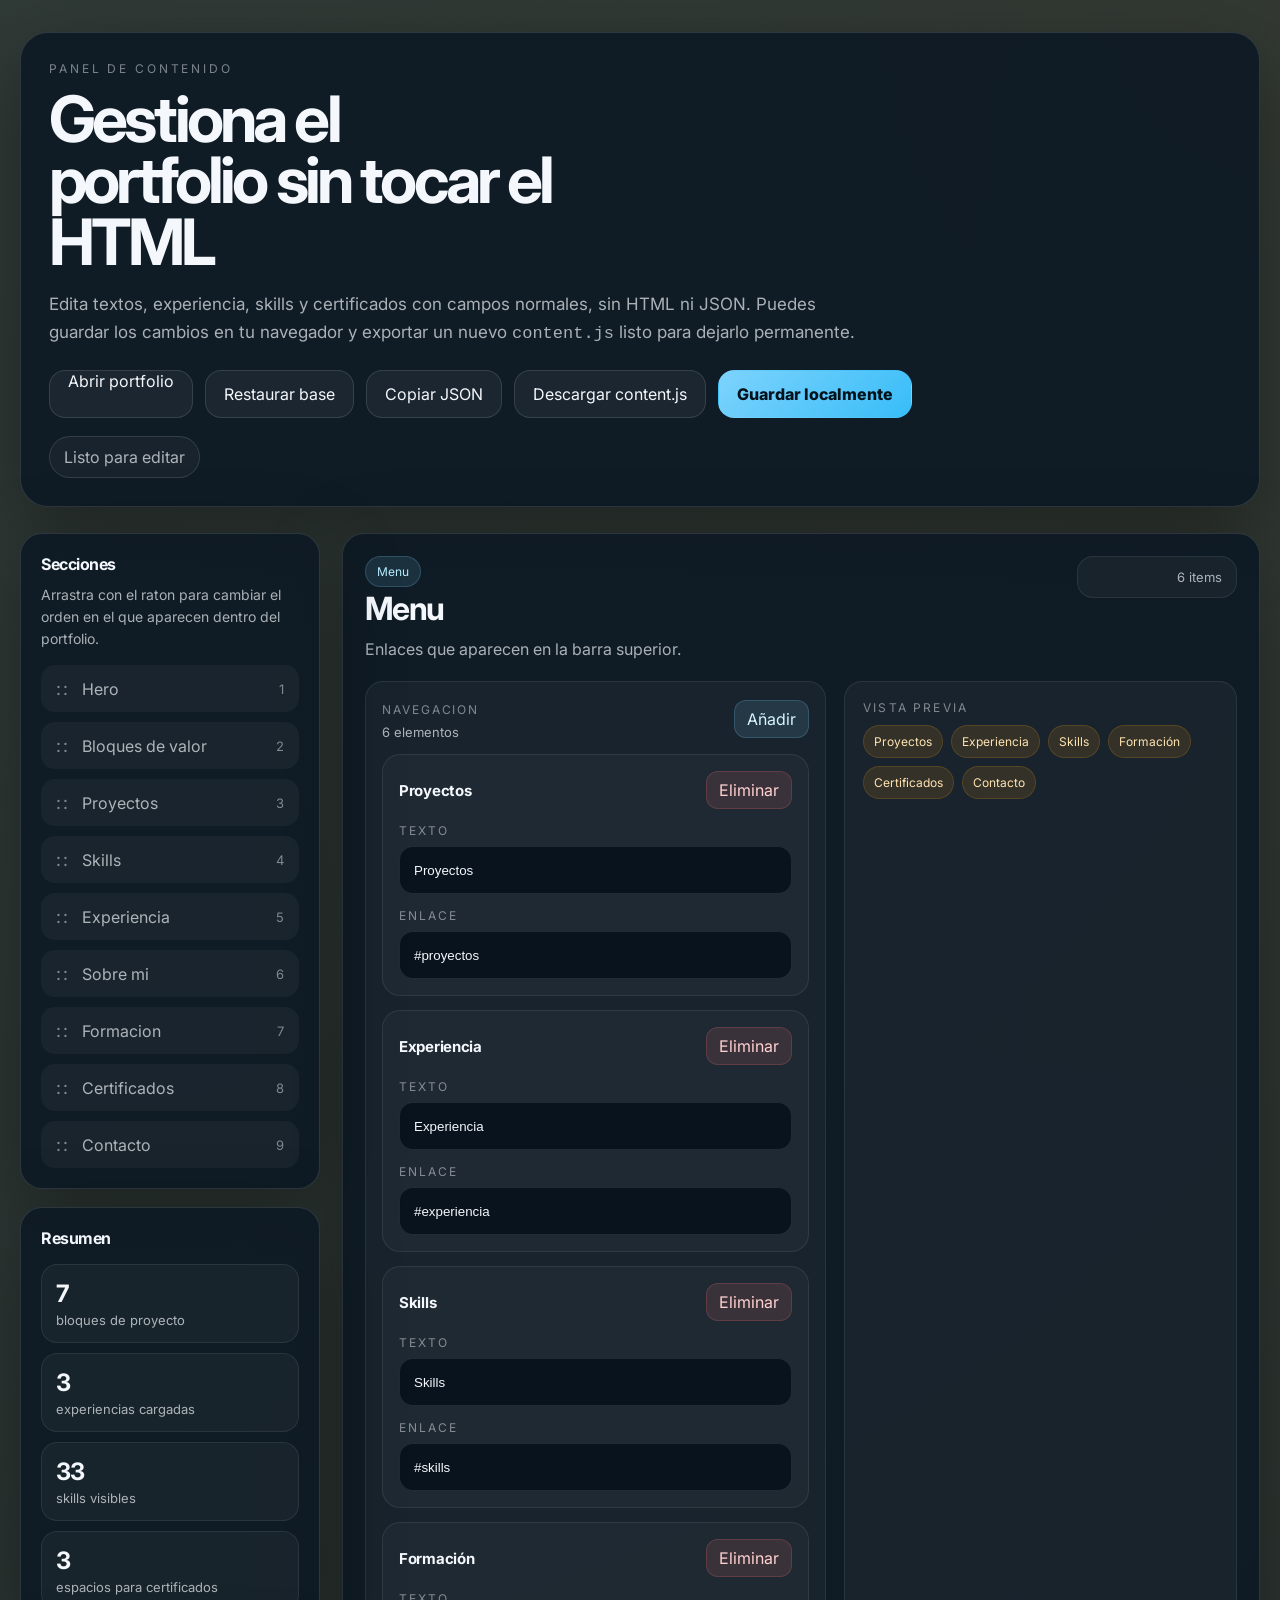
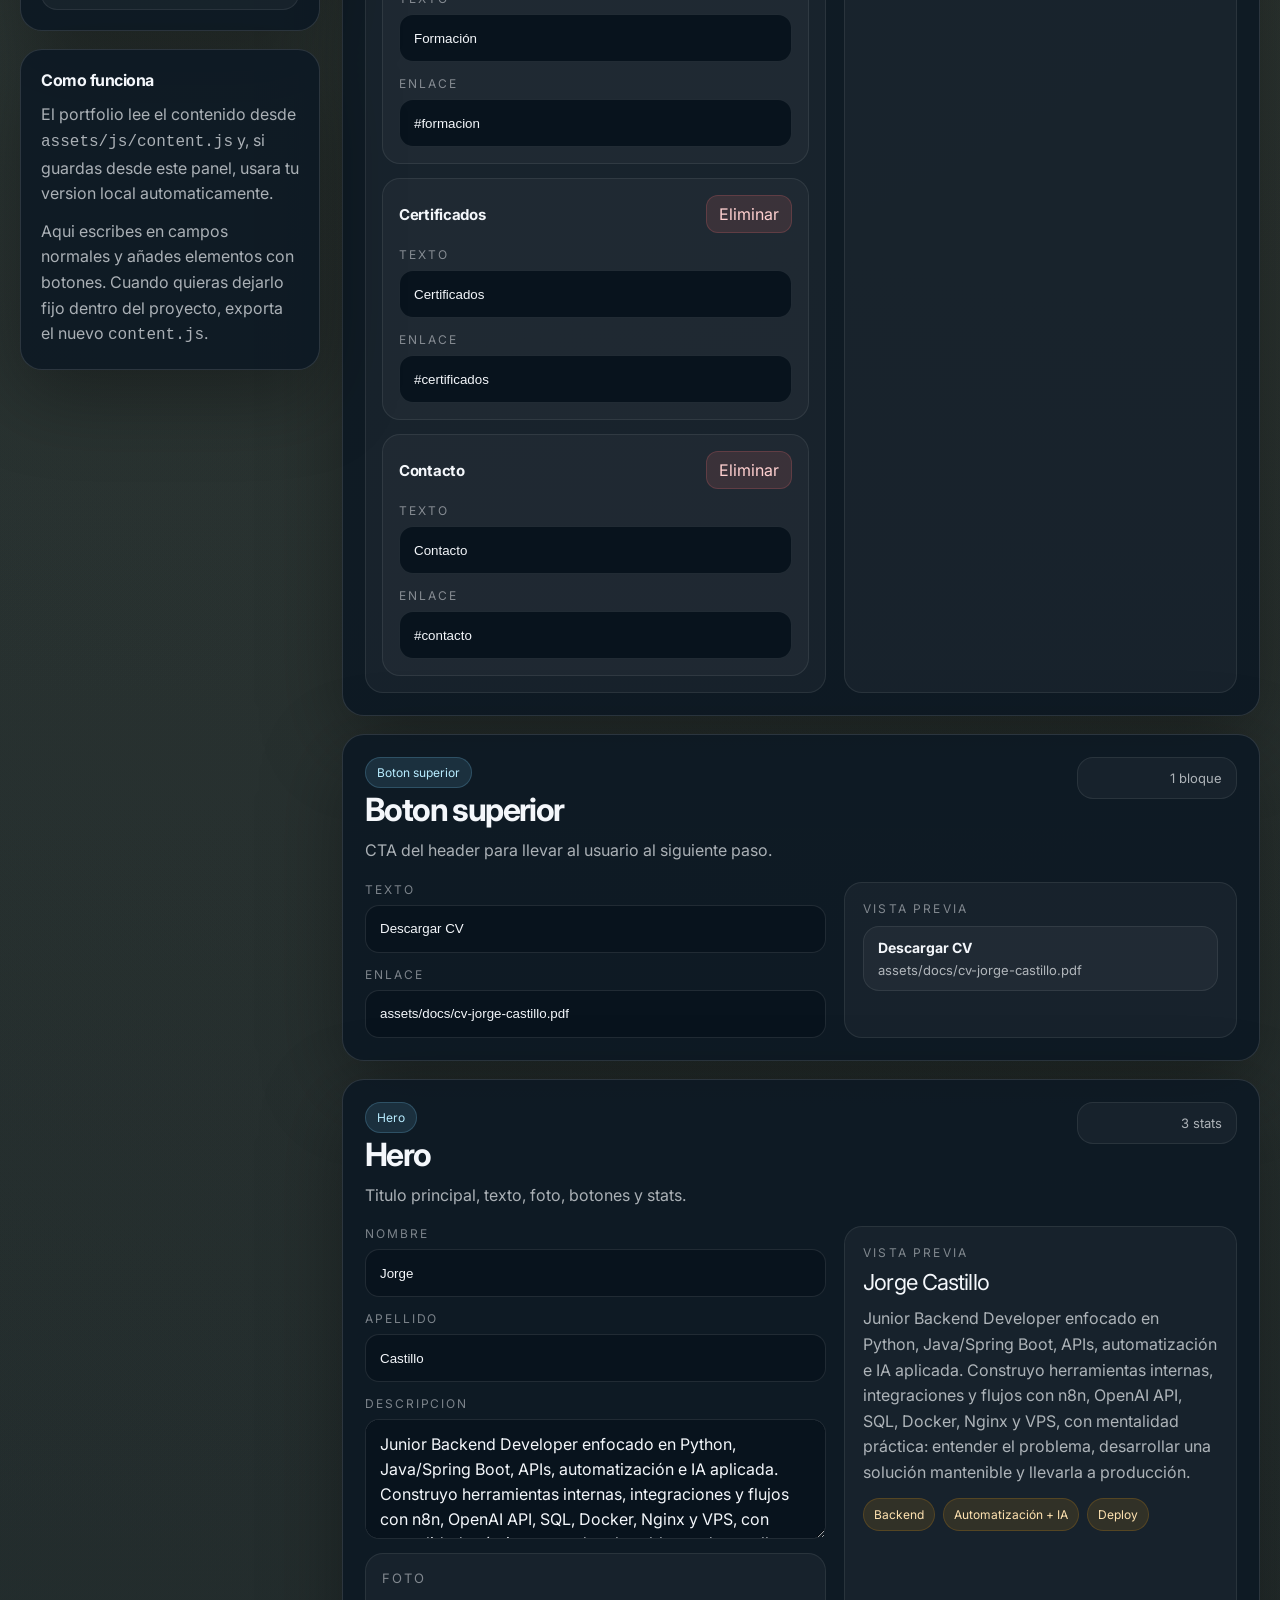
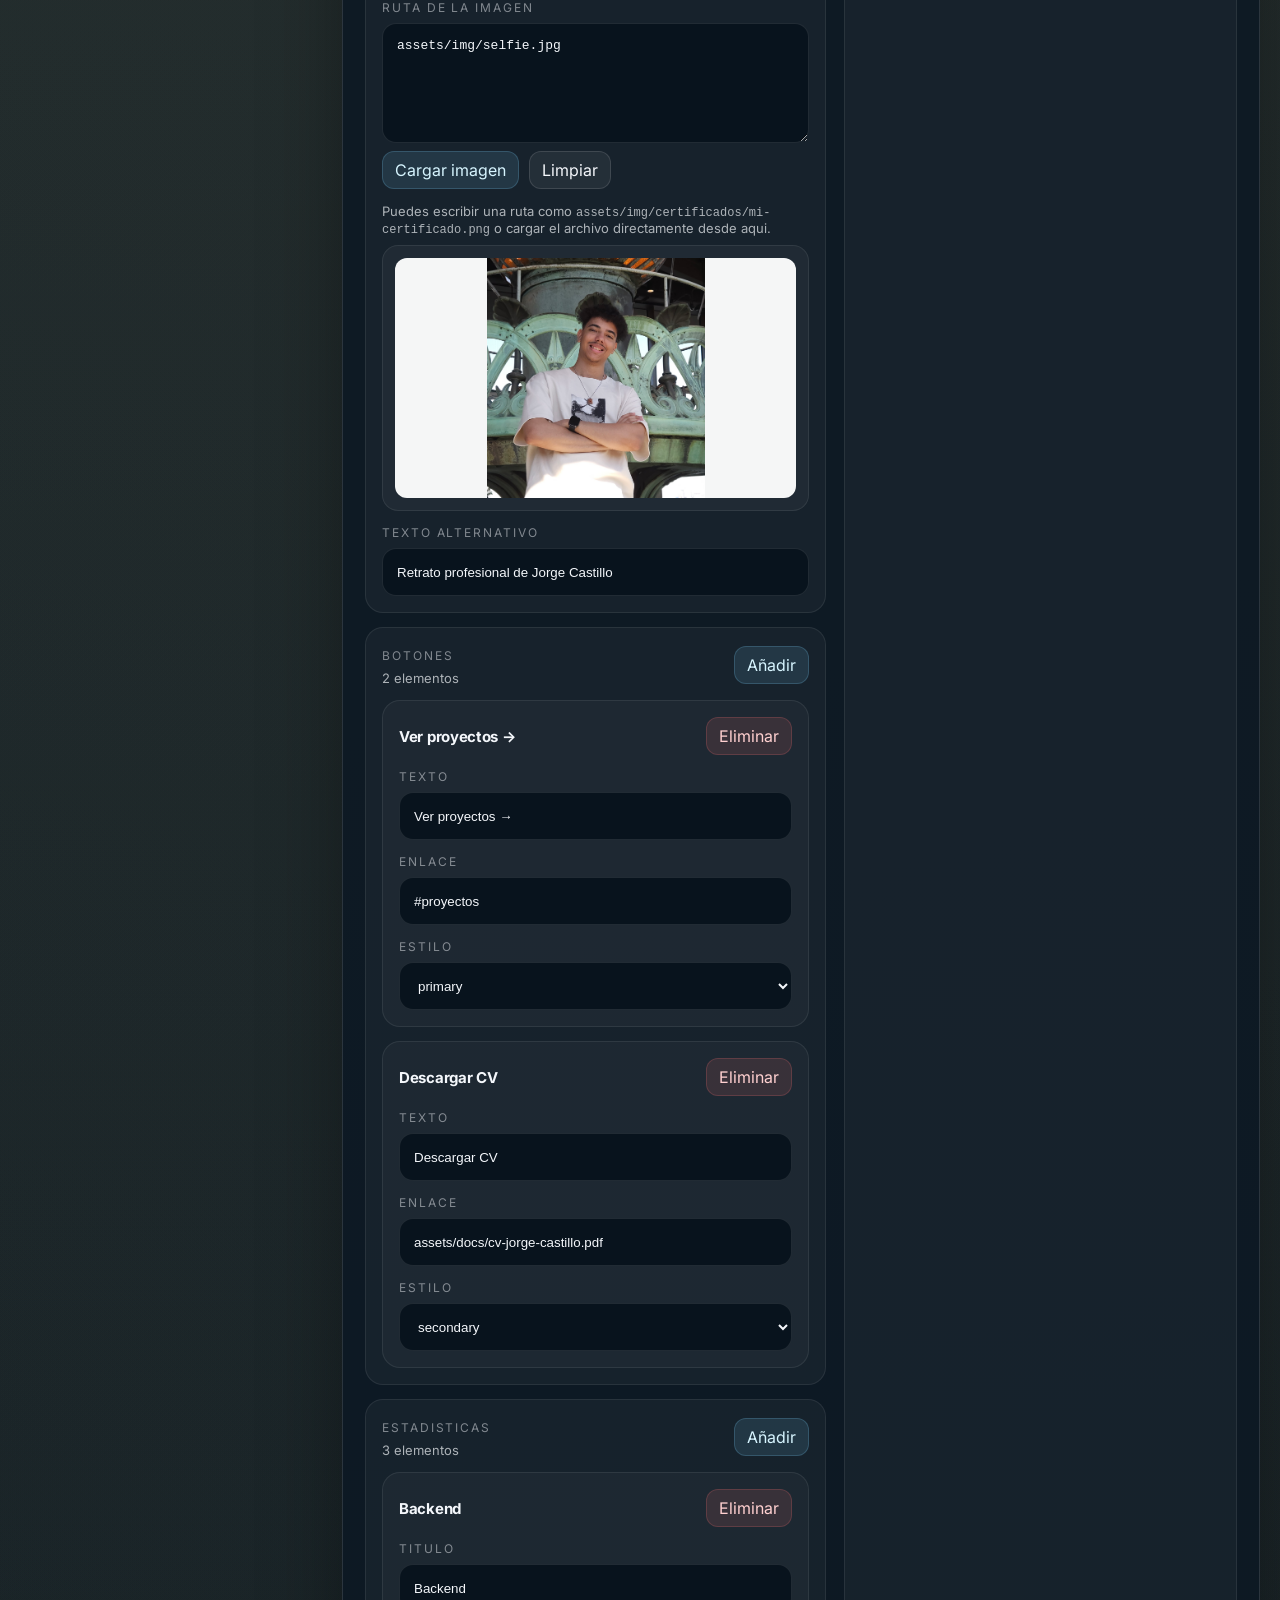
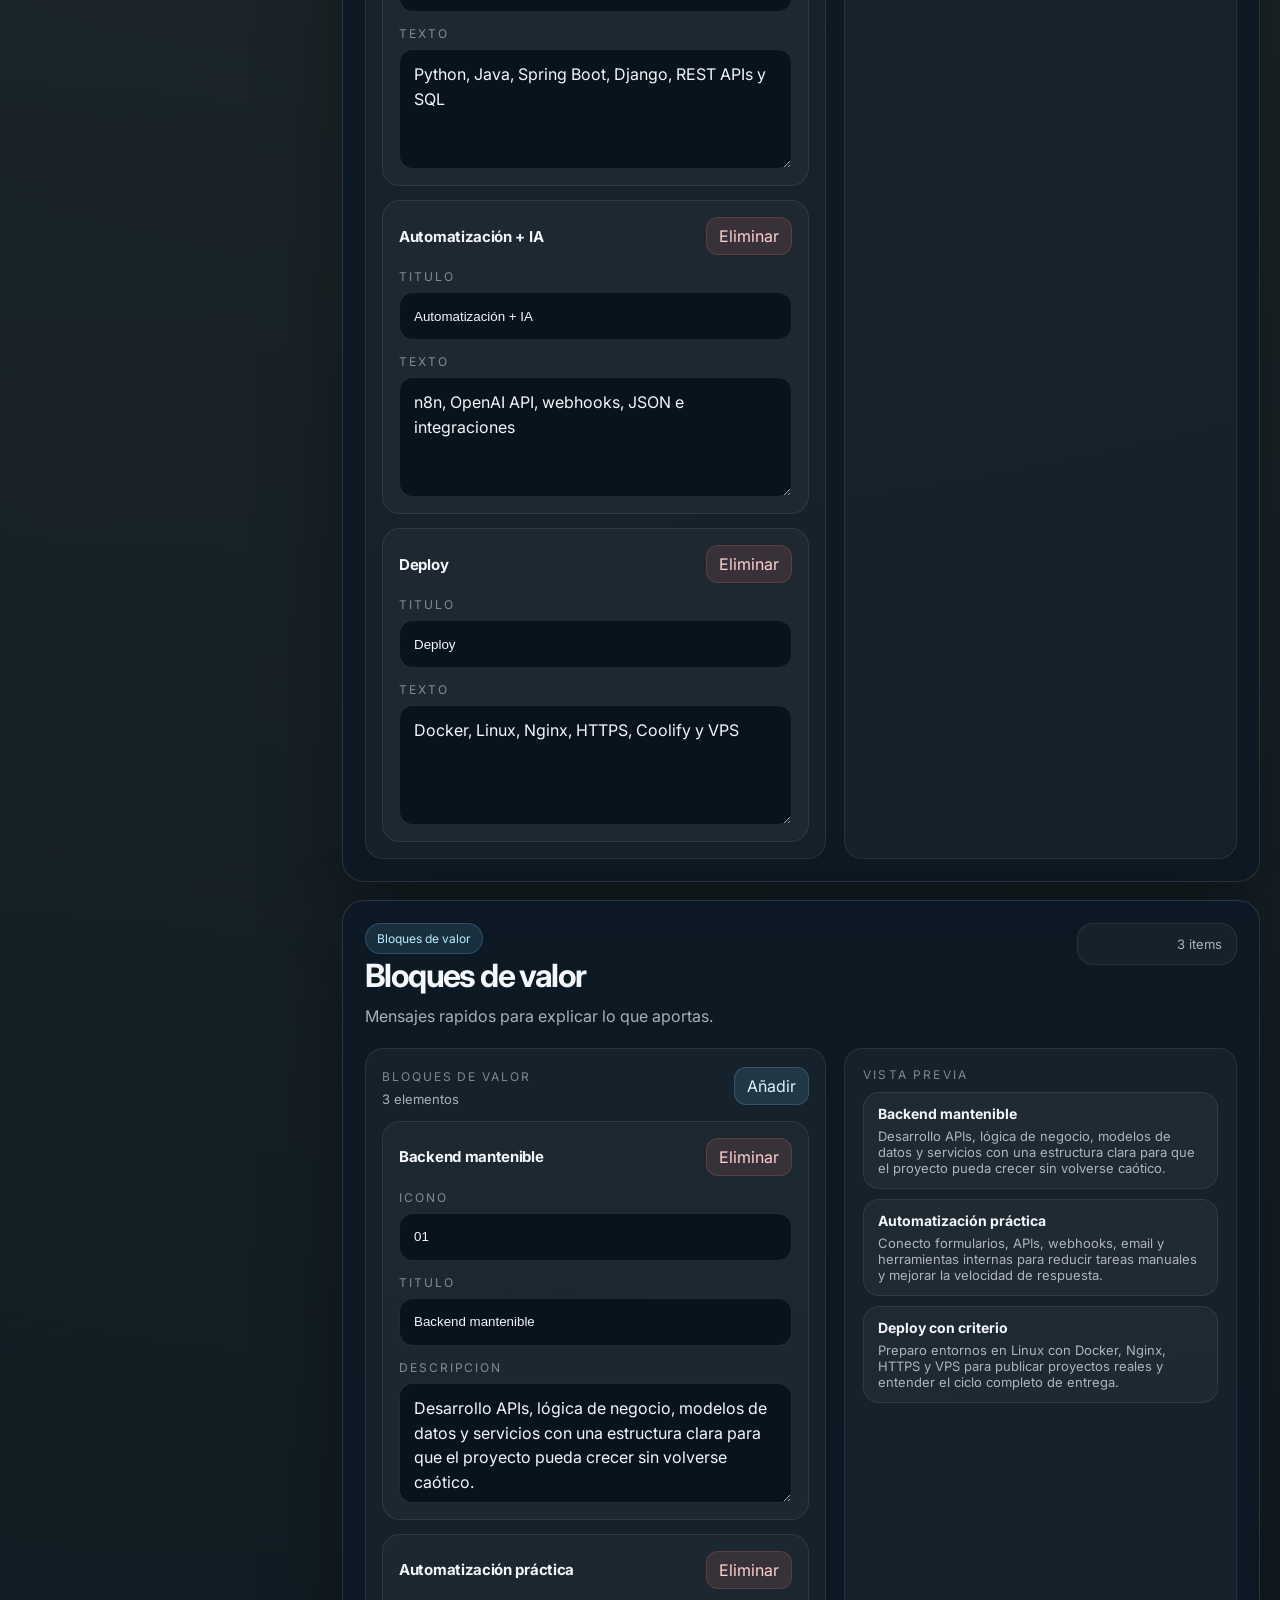
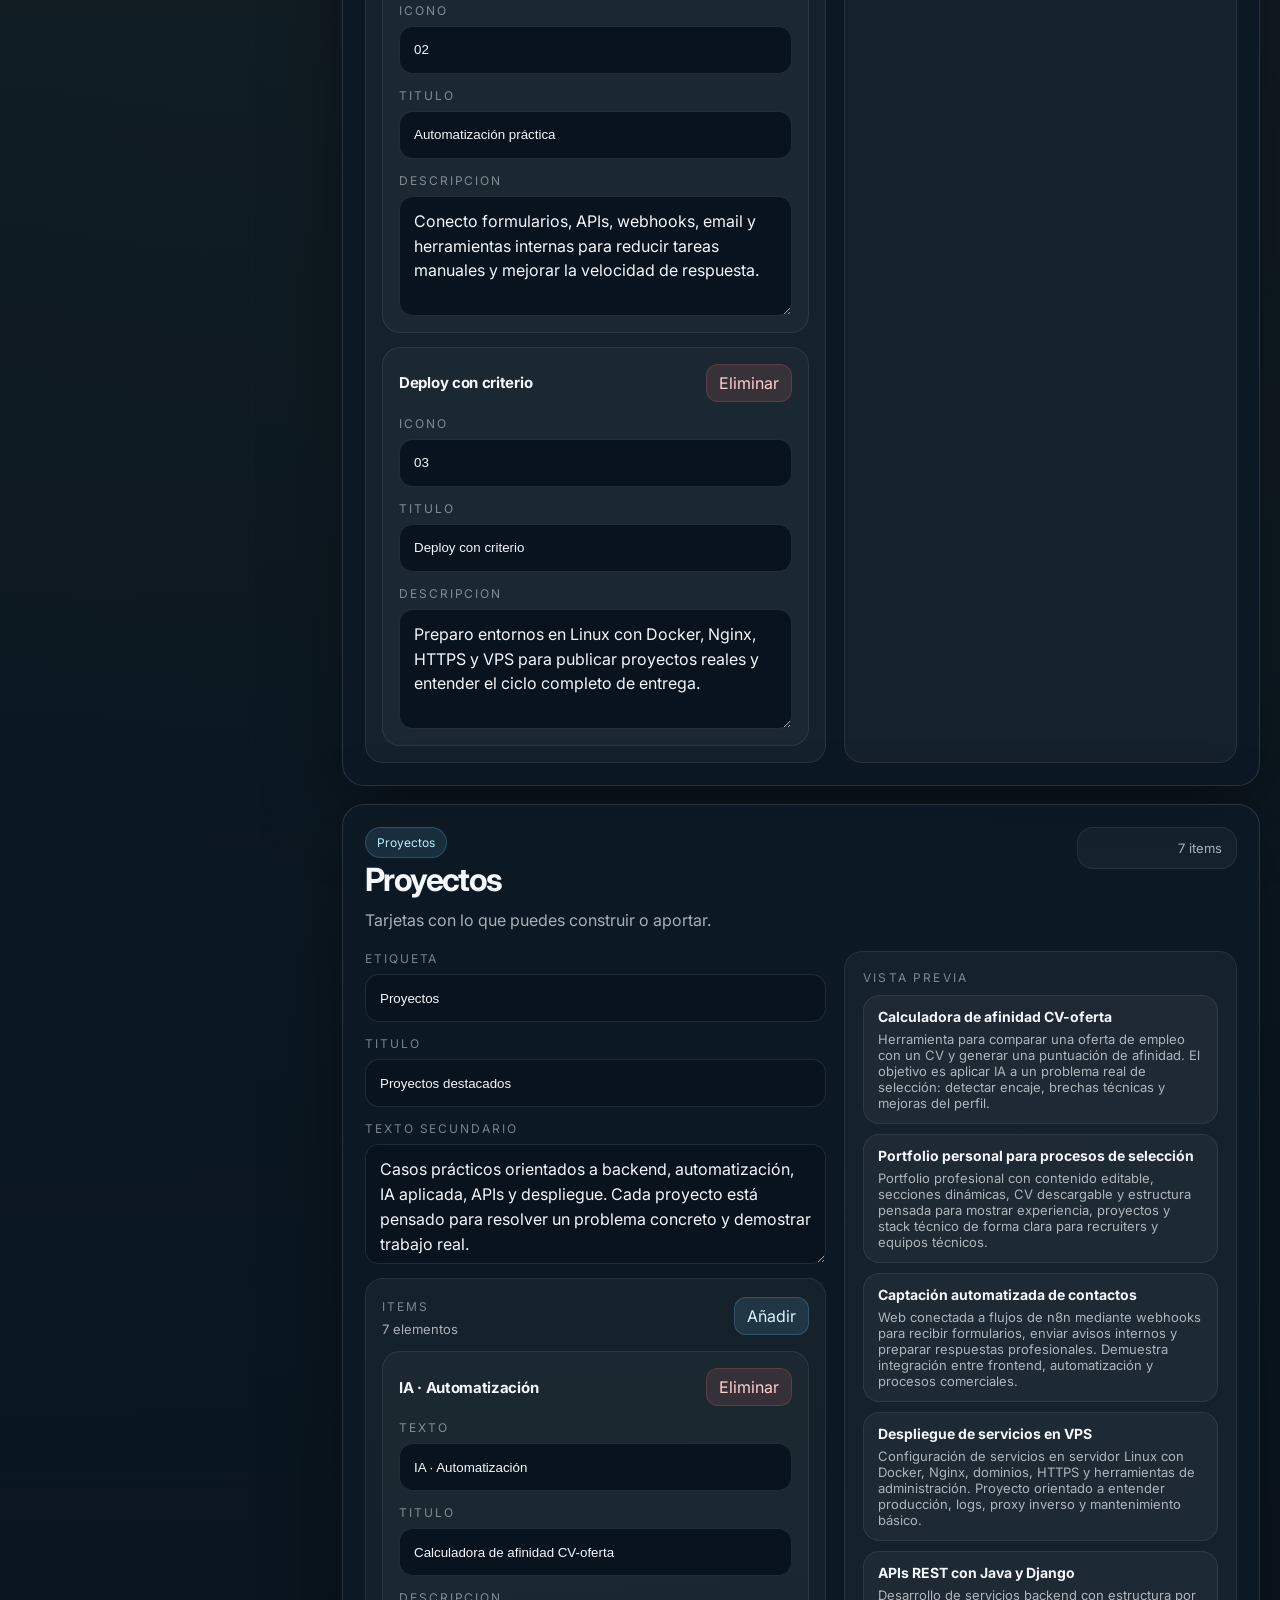
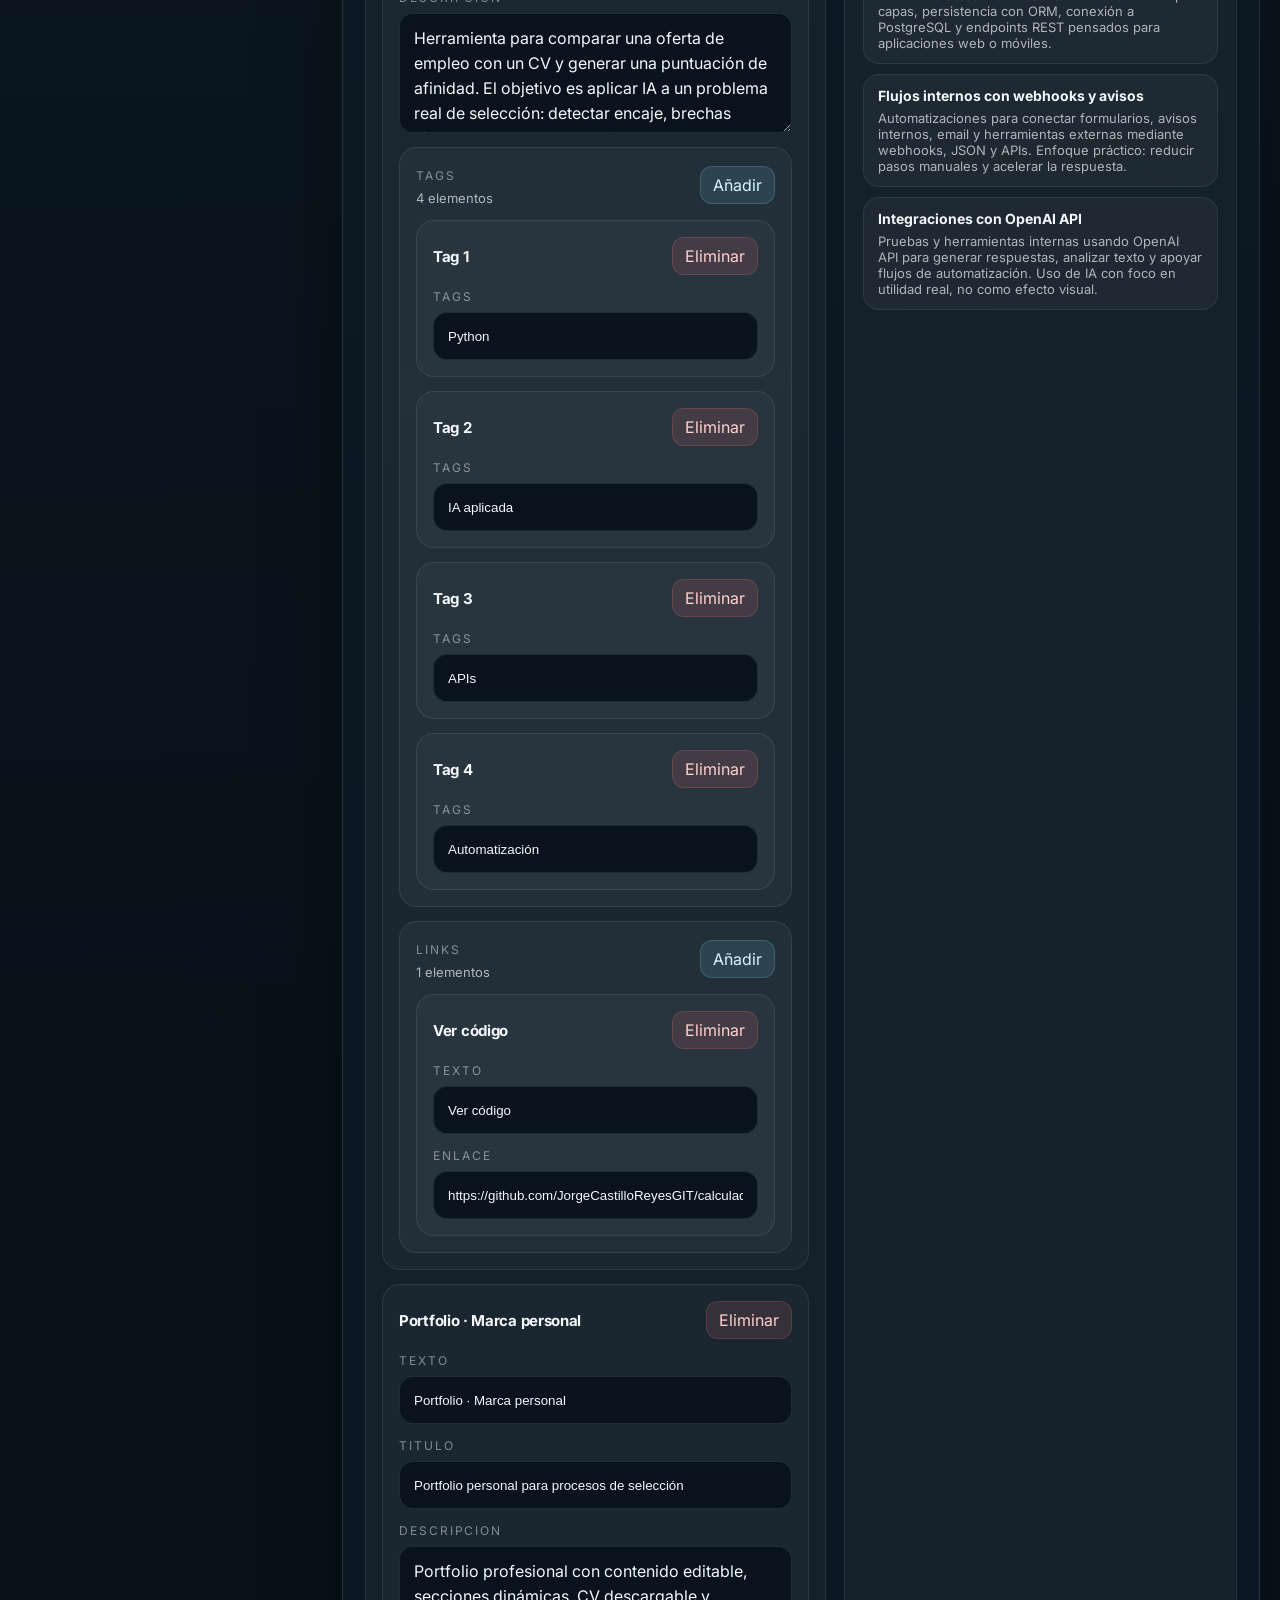
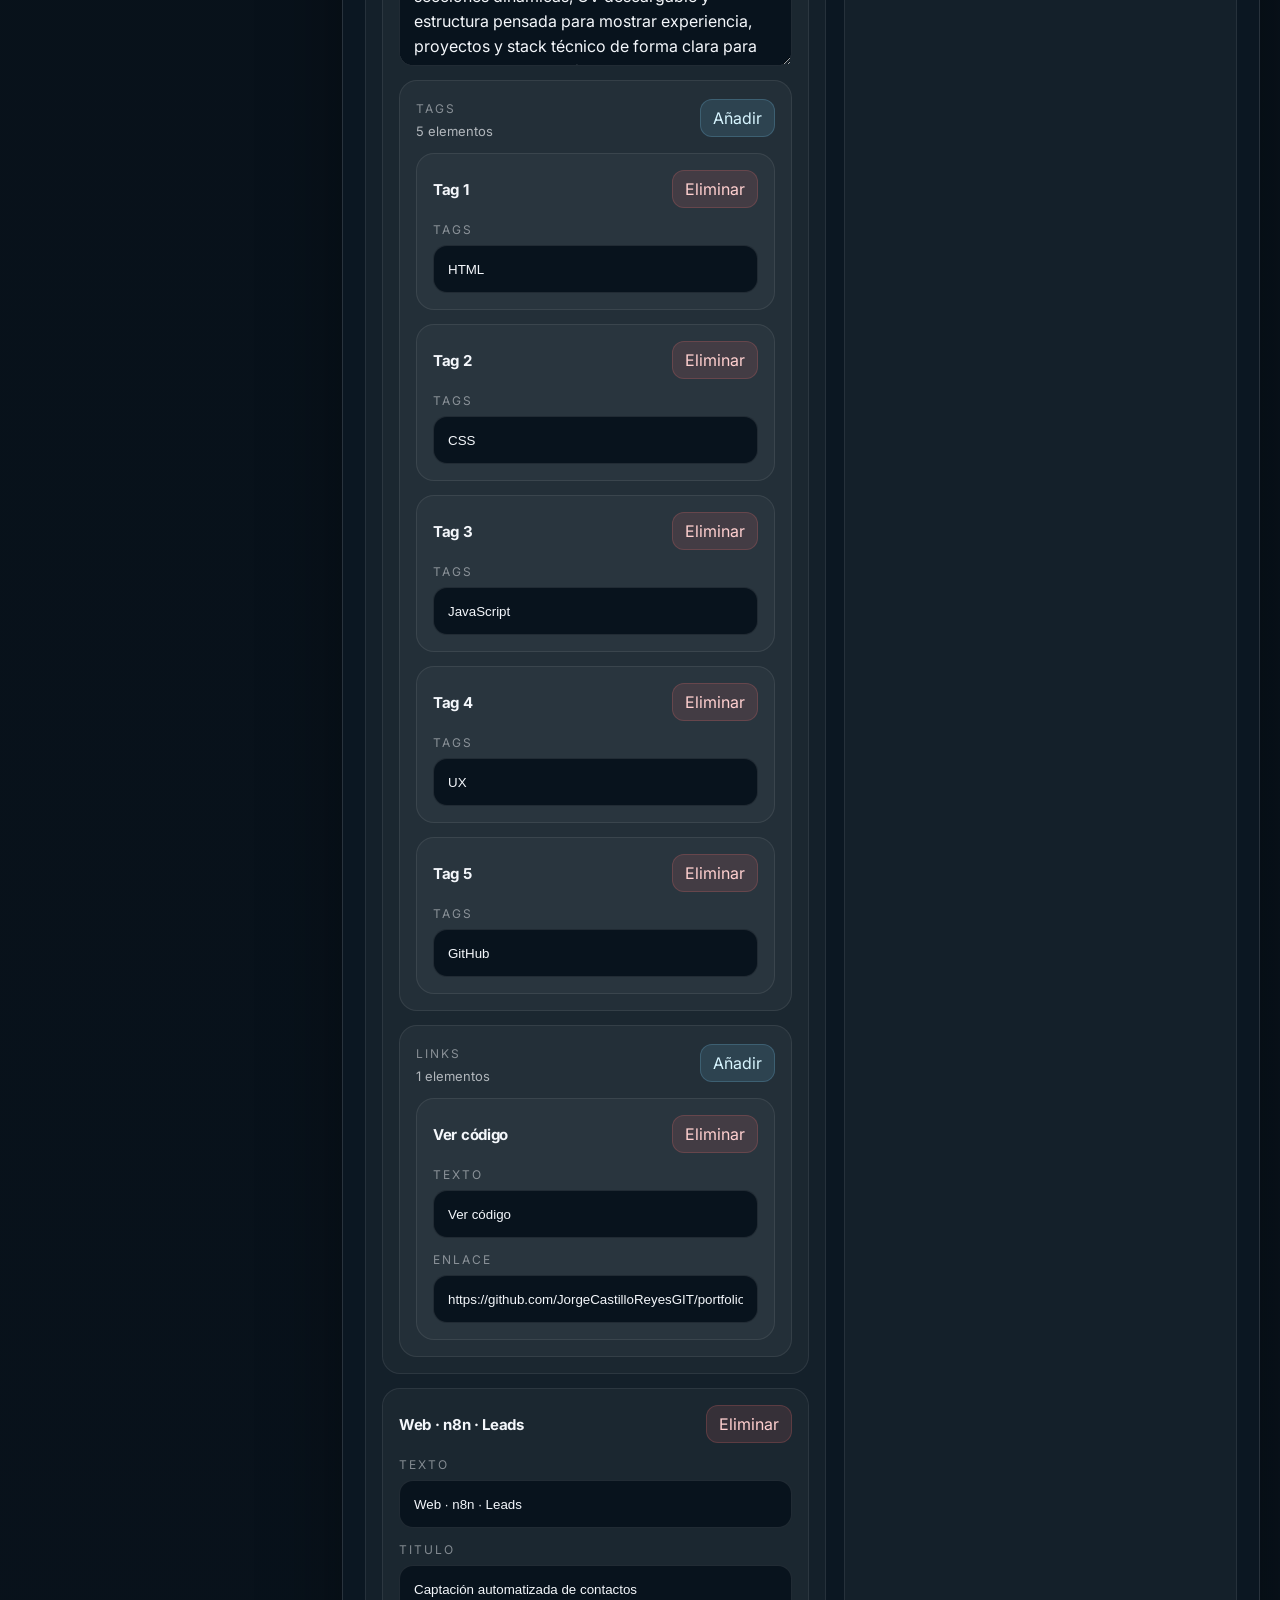
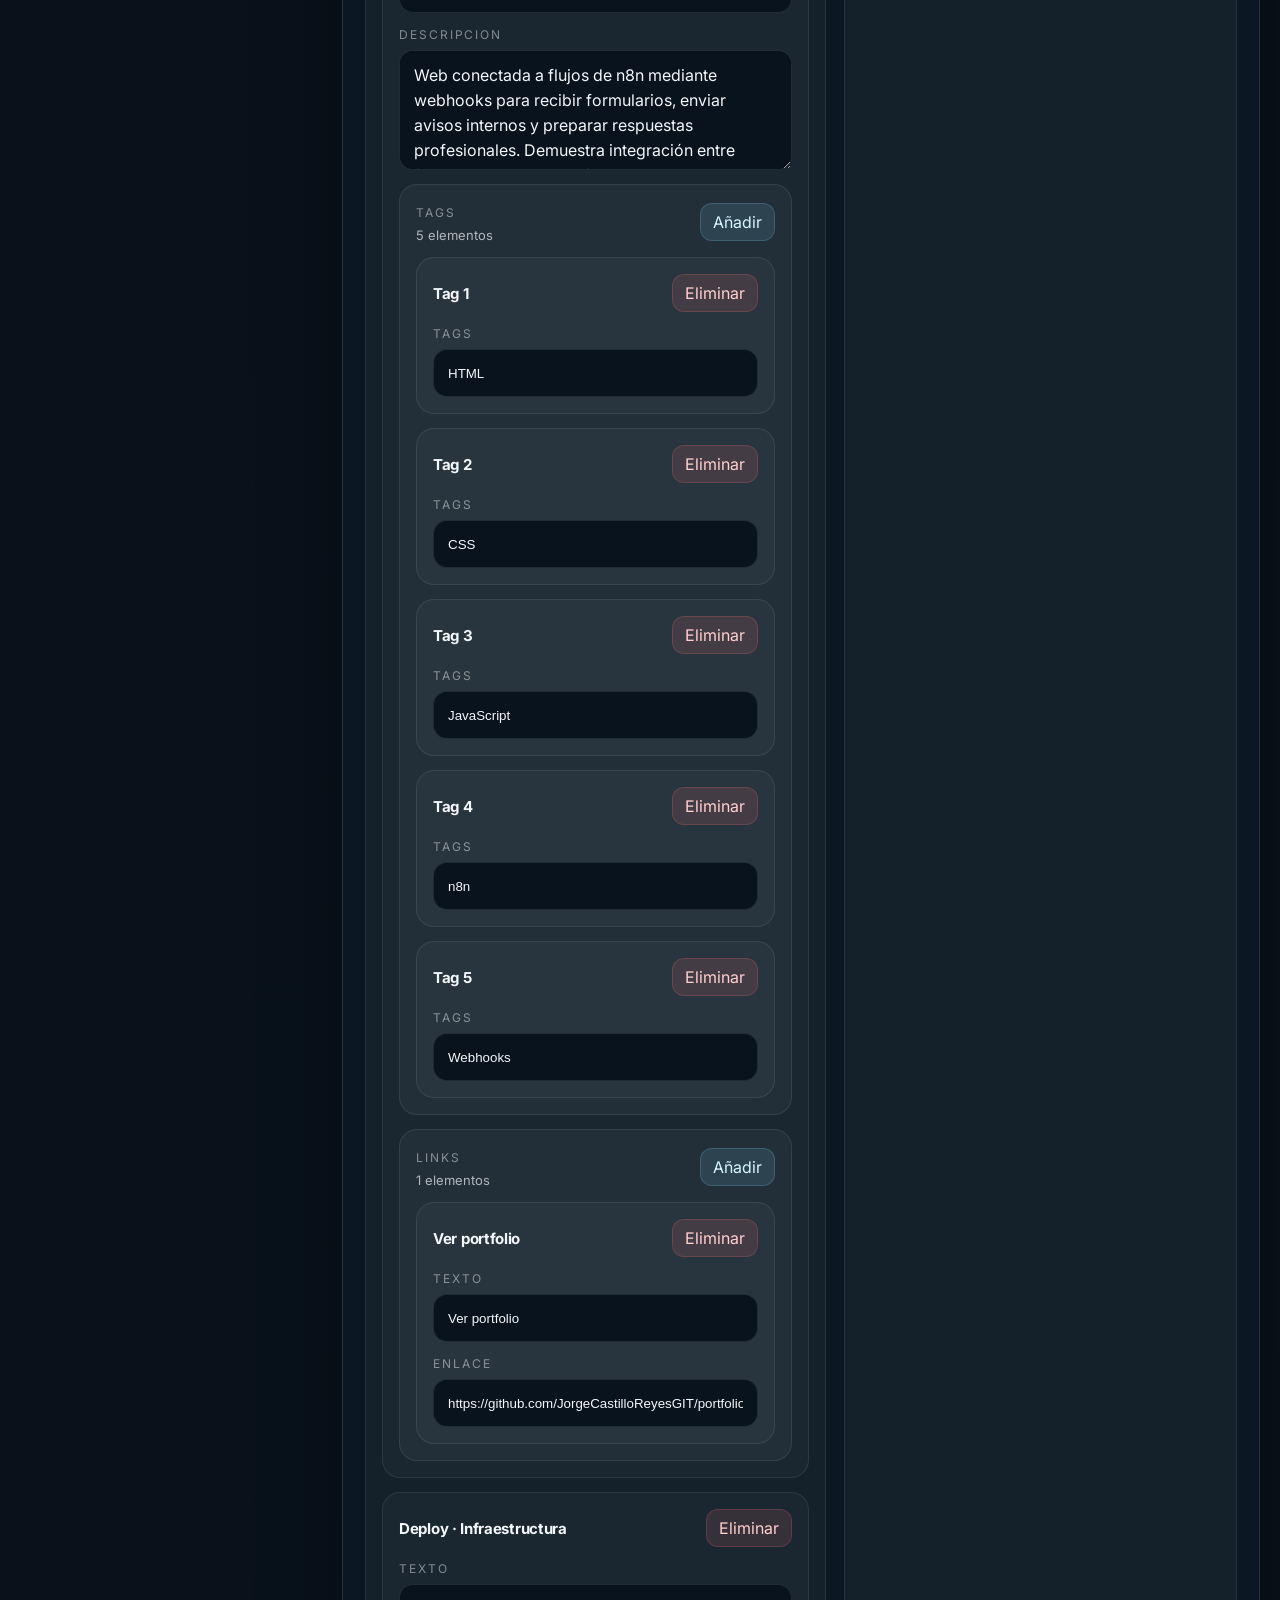
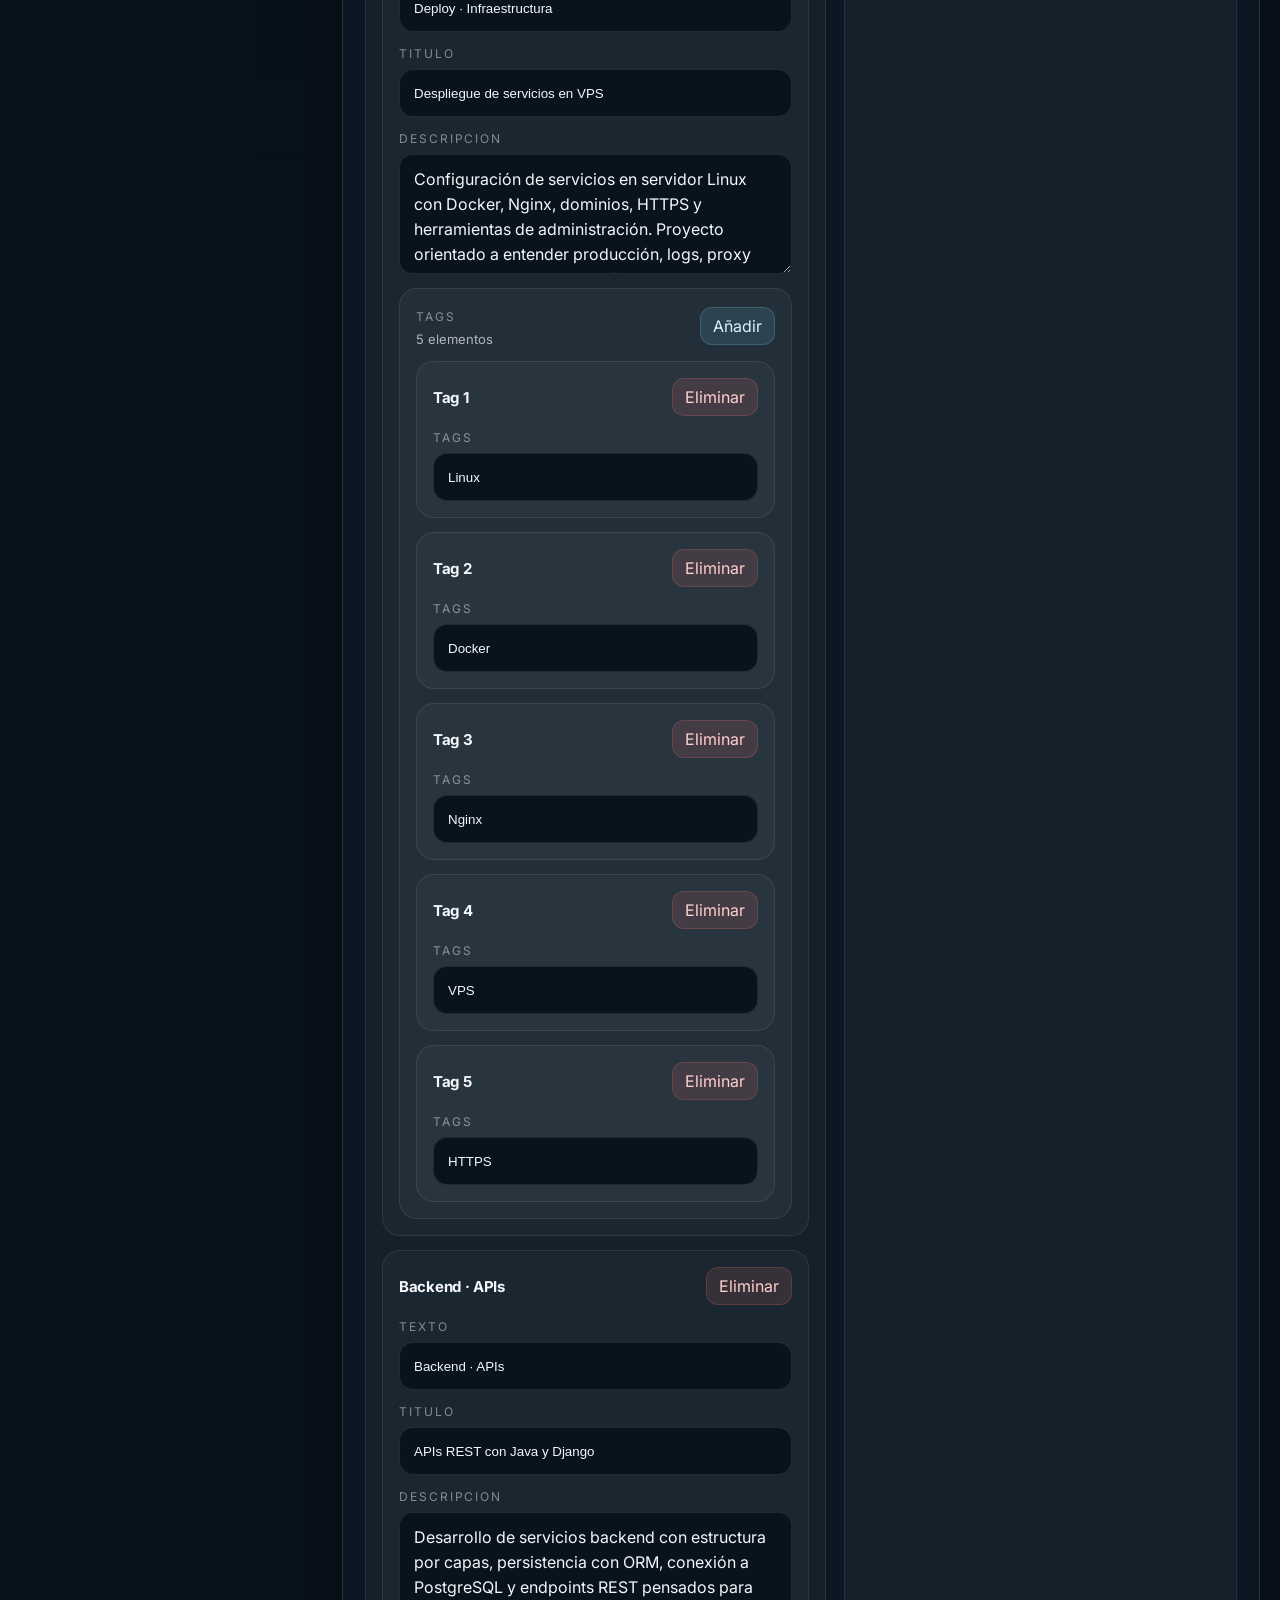
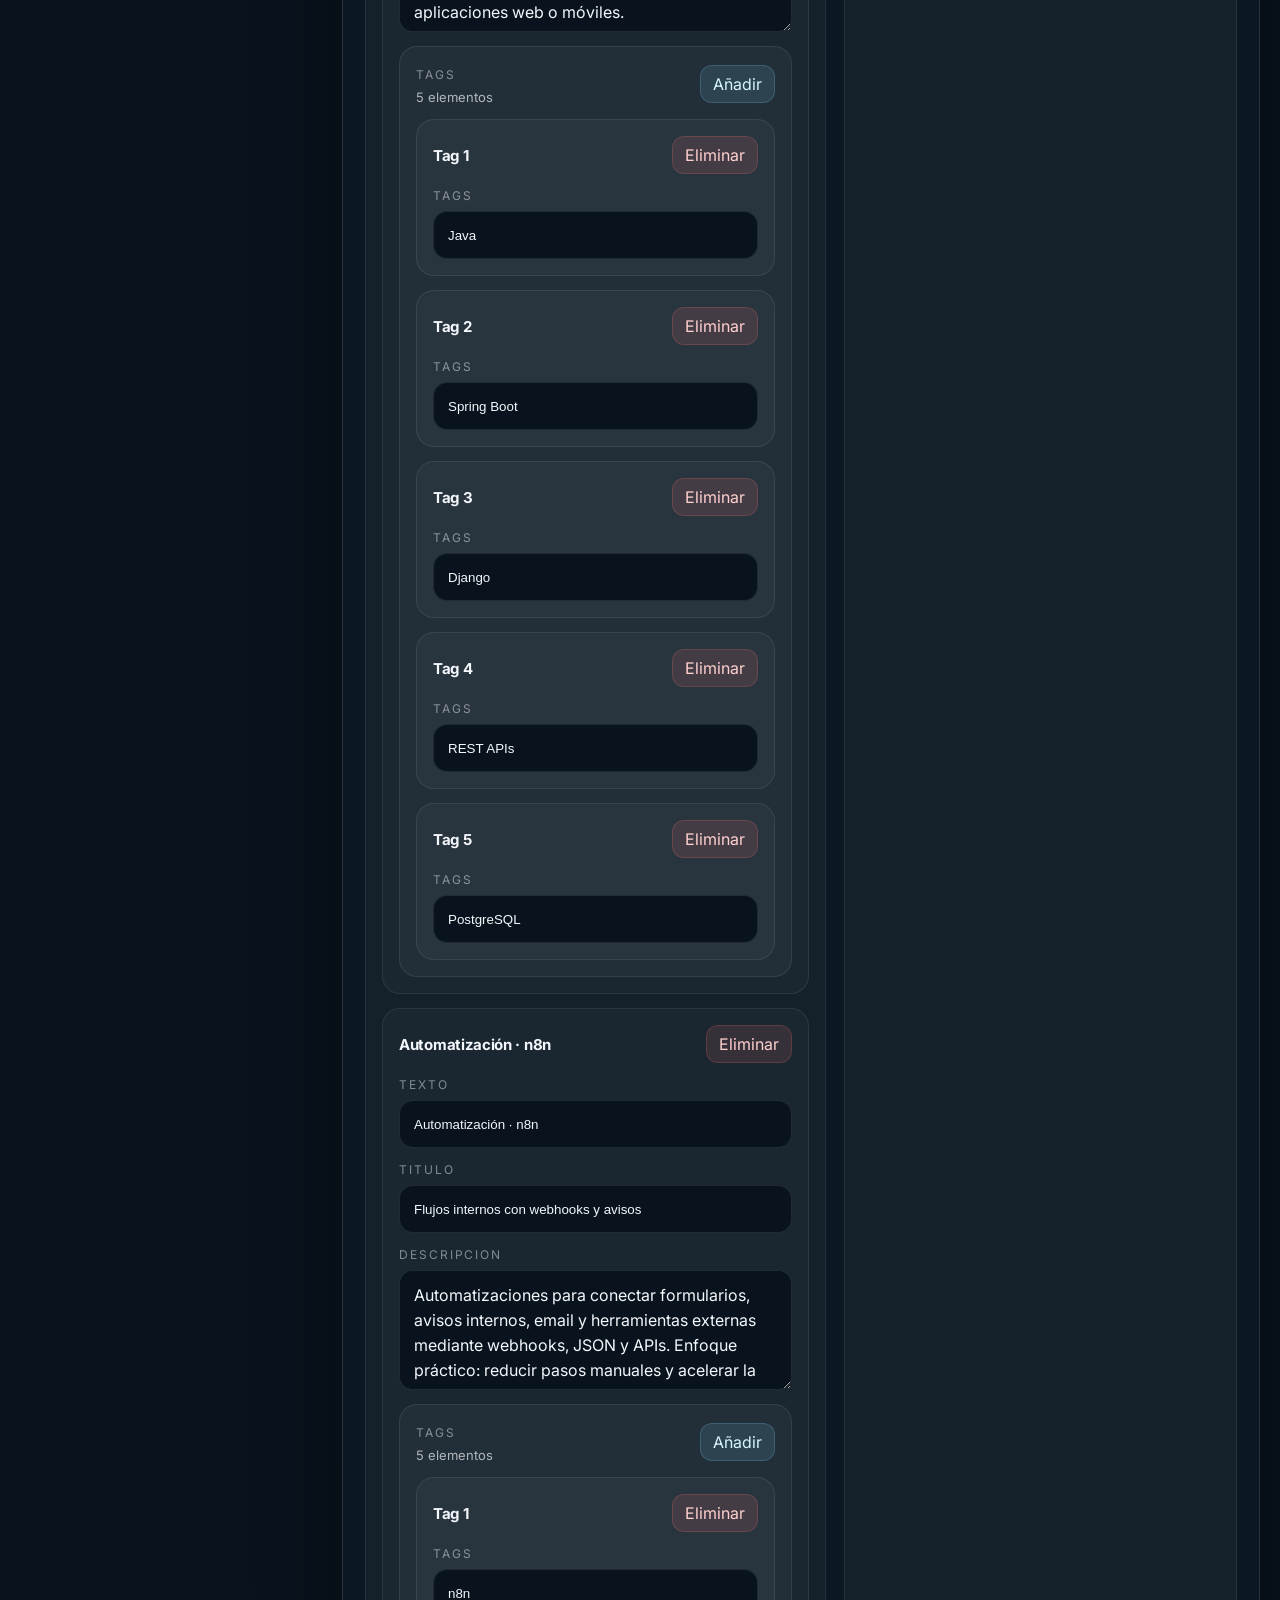
<file: editor.html>
<!DOCTYPE html>
<html lang="es">

<head>
    <meta charset="UTF-8" />
    <meta name="viewport" content="width=device-width, initial-scale=1.0" />
    <title>Editor de Contenido | Jorge Castillo</title>
    <link rel="preconnect" href="https://fonts.googleapis.com">
    <link rel="preconnect" href="https://fonts.gstatic.com" crossorigin>
    <link href="https://fonts.googleapis.com/css2?family=Inter:wght@400;500;600;700;800;900&display=swap"
        rel="stylesheet">
    <link rel="stylesheet" href="assets/css/editor.css" />
</head>

<body>
    <div class="editor-shell">
        <header class="editor-topbar">
            <div class="editor-intro">
                <p class="editor-kicker">Panel de contenido</p>
                <h1>Gestiona el portfolio sin tocar el HTML</h1>
                <p class="editor-copy">
                    Edita textos, experiencia, skills y certificados con campos normales, sin HTML ni JSON. Puedes
                    guardar los cambios en tu navegador y exportar un nuevo <code>content.js</code> listo para dejarlo
                    permanente.
                </p>
            </div>

            <div class="editor-actions">
                <a class="editor-btn editor-btn-ghost" href="index.html" target="_blank" rel="noreferrer">Abrir
                    portfolio</a>
                <button class="editor-btn editor-btn-ghost" id="resetContent" type="button">Restaurar base</button>
                <button class="editor-btn editor-btn-ghost" id="copyJson" type="button">Copiar JSON</button>
                <button class="editor-btn editor-btn-ghost" id="downloadContent" type="button">Descargar
                    content.js</button>
                <button class="editor-btn editor-btn-primary" id="saveContent" type="button">Guardar localmente</button>
            </div>

            <div class="editor-status" id="editorStatus">Listo para editar</div>
        </header>

        <div class="editor-layout">
            <aside class="editor-sidebar">
                <section class="sidebar-card">
                    <h2>Secciones</h2>
                    <p class="sidebar-helper">Arrastra con el raton para cambiar el orden en el que aparecen dentro del
                        portfolio.</p>
                    <nav class="section-nav" id="sectionNav"></nav>
                </section>

                <section class="sidebar-card">
                    <h2>Resumen</h2>
                    <div class="summary-grid" id="summaryCards"></div>
                </section>

                <section class="sidebar-card sidebar-note">
                    <h2>Como funciona</h2>
                    <p>El portfolio lee el contenido desde <code>assets/js/content.js</code> y, si guardas desde este
                        panel, usara tu version local automaticamente.</p>
                    <p>Aqui escribes en campos normales y añades elementos con botones. Cuando quieras dejarlo fijo
                        dentro del proyecto, exporta el nuevo <code>content.js</code>.</p>
                </section>
            </aside>

            <main class="editor-main" id="editorPanels"></main>
        </div>
    </div>

    <script src="assets/js/content.js" defer></script>
    <script src="assets/js/editor.js" defer></script>
</body>

</html>
</file>
<file: assets/css/editor.css>
:root {
    --bg: #071018;
    --bg-2: #0f1b26;
    --panel: rgba(13, 25, 36, 0.9);
    --panel-soft: rgba(255, 255, 255, 0.05);
    --line: rgba(255, 255, 255, 0.12);
    --text: #f4f7fb;
    --muted: rgba(244, 247, 251, 0.68);
    --muted-2: rgba(244, 247, 251, 0.48);
    --accent: #7dd3fc;
    --accent-2: #f59e0b;
    --success: #34d399;
    --danger: #f87171;
    --shadow: 0 24px 80px rgba(0, 0, 0, 0.35);
    --radius-xl: 28px;
    --radius-lg: 22px;
    --radius-md: 18px;
    --max-width: 1460px;
}

* {
    box-sizing: border-box;
    margin: 0;
    padding: 0;
}

html {
    scroll-behavior: smooth;
}

body {
    min-height: 100vh;
    font-family: 'Inter', sans-serif;
    color: var(--text);
    background:
        radial-gradient(circle at top left, rgba(125, 211, 252, 0.14), transparent 22%),
        radial-gradient(circle at top right, rgba(245, 158, 11, 0.14), transparent 18%),
        linear-gradient(180deg, #071018 0%, #09131d 46%, #071018 100%);
}

a {
    color: inherit;
    text-decoration: none;
}

button,
textarea {
    font: inherit;
}

code {
    font-family: Consolas, 'Courier New', monospace;
}

.editor-shell {
    width: min(calc(100% - 40px), var(--max-width));
    margin: 0 auto;
    padding: 32px 0 48px;
}

.editor-topbar {
    padding: 28px;
    border-radius: var(--radius-xl);
    border: 1px solid var(--line);
    background: var(--panel);
    box-shadow: var(--shadow);
}

.editor-intro h1 {
    font-size: clamp(2rem, 5vw, 4.4rem);
    line-height: 0.96;
    letter-spacing: -0.06em;
    max-width: 12ch;
}

.editor-kicker {
    margin-bottom: 12px;
    font-size: 12px;
    letter-spacing: 0.24em;
    text-transform: uppercase;
    color: var(--muted-2);
}

.editor-copy {
    margin-top: 18px;
    max-width: 74ch;
    color: var(--muted);
    font-size: 17px;
    line-height: 1.65;
}

.editor-actions {
    margin-top: 22px;
    display: flex;
    flex-wrap: wrap;
    gap: 12px;
}

.editor-btn {
    min-height: 48px;
    padding: 0 18px;
    border: 1px solid transparent;
    border-radius: 16px;
    cursor: pointer;
    transition: transform 0.2s ease, border-color 0.2s ease, background 0.2s ease;
}

.editor-btn:hover {
    transform: translateY(-2px);
}

.editor-btn-primary {
    background: linear-gradient(135deg, var(--accent), #38bdf8);
    color: #03111b;
    font-weight: 800;
}

.editor-btn-ghost {
    background: rgba(255, 255, 255, 0.05);
    color: var(--text);
    border-color: var(--line);
}

.editor-status {
    margin-top: 18px;
    display: inline-flex;
    align-items: center;
    gap: 10px;
    padding: 10px 14px;
    border-radius: 999px;
    border: 1px solid var(--line);
    background: rgba(255, 255, 255, 0.04);
    color: var(--muted);
}

.editor-status[data-status='success'] {
    color: #c3ffee;
    border-color: rgba(52, 211, 153, 0.4);
    background: rgba(52, 211, 153, 0.12);
}

.editor-status[data-status='error'] {
    color: #ffd0d0;
    border-color: rgba(248, 113, 113, 0.4);
    background: rgba(248, 113, 113, 0.12);
}

.editor-layout {
    margin-top: 26px;
    display: grid;
    grid-template-columns: 300px minmax(0, 1fr);
    gap: 22px;
    align-items: start;
}

.editor-sidebar {
    position: sticky;
    top: 20px;
    display: grid;
    gap: 18px;
}

.sidebar-card,
.editor-panel {
    border: 1px solid var(--line);
    border-radius: var(--radius-lg);
    background: var(--panel);
    box-shadow: var(--shadow);
}

.sidebar-card {
    padding: 20px;
}

.sidebar-card h2 {
    font-size: 16px;
    letter-spacing: -0.03em;
}

.sidebar-helper {
    margin-top: 10px;
    color: var(--muted);
    line-height: 1.55;
    font-size: 14px;
}

.sidebar-note p {
    margin-top: 12px;
    color: var(--muted);
    line-height: 1.6;
}

.section-nav {
    margin-top: 16px;
    display: grid;
    gap: 10px;
}

.section-nav a {
    display: none;
}

.sortable-section {
    display: grid;
    grid-template-columns: auto minmax(0, 1fr) auto;
    align-items: center;
    gap: 12px;
    padding: 12px 14px;
    border-radius: 14px;
    background: rgba(255, 255, 255, 0.04);
    border: 1px solid transparent;
    color: var(--muted);
    cursor: grab;
    transition: border-color 0.2s ease, transform 0.2s ease, color 0.2s ease, background 0.2s ease;
}

.sortable-section:hover {
    transform: translateX(3px);
    color: var(--text);
    border-color: rgba(125, 211, 252, 0.28);
}

.sortable-section.is-dragging {
    opacity: 0.45;
    transform: scale(0.98);
}

.sortable-section.drop-before {
    box-shadow: inset 0 3px 0 rgba(125, 211, 252, 0.85);
}

.sortable-section.drop-after {
    box-shadow: inset 0 -3px 0 rgba(125, 211, 252, 0.85);
}

.drag-handle {
    color: var(--muted-2);
    font-size: 18px;
    letter-spacing: 0.1em;
}

.sortable-section-label {
    min-width: 0;
    text-align: left;
}

.sortable-section-order {
    color: var(--muted-2);
    font-size: 13px;
}

.summary-grid {
    margin-top: 16px;
    display: grid;
    gap: 10px;
}

.summary-card {
    padding: 14px;
    border-radius: 16px;
    background: rgba(255, 255, 255, 0.04);
    border: 1px solid rgba(255, 255, 255, 0.08);
}

.summary-card strong {
    display: block;
    font-size: 24px;
    letter-spacing: -0.05em;
}

.summary-card span {
    margin-top: 4px;
    display: block;
    color: var(--muted);
    font-size: 13px;
}

.editor-main {
    display: grid;
    gap: 18px;
}

.editor-panel {
    padding: 22px;
    scroll-margin-top: 18px;
}

.panel-head {
    display: flex;
    justify-content: space-between;
    gap: 16px;
    align-items: start;
}

.panel-head h2 {
    margin-top: 6px;
    font-size: 32px;
    line-height: 1;
    letter-spacing: -0.05em;
}

.panel-kicker {
    display: inline-flex;
    padding: 7px 11px;
    border-radius: 999px;
    background: rgba(125, 211, 252, 0.12);
    color: #b8ecff;
    font-size: 12px;
    border: 1px solid rgba(125, 211, 252, 0.2);
}

.panel-description {
    margin-top: 12px;
    max-width: 68ch;
    color: var(--muted);
    line-height: 1.6;
}

.panel-meta {
    min-width: 160px;
    padding: 12px 14px;
    border-radius: 16px;
    background: rgba(255, 255, 255, 0.04);
    border: 1px solid rgba(255, 255, 255, 0.08);
    color: var(--muted);
    font-size: 13px;
    text-align: right;
}

.panel-grid {
    margin-top: 18px;
    display: grid;
    grid-template-columns: minmax(0, 1.08fr) minmax(280px, 0.92fr);
    gap: 18px;
}

.editor-field,
.preview-box {
    min-width: 0;
}

.field-label {
    display: block;
    margin-bottom: 10px;
    color: var(--muted-2);
    font-size: 12px;
    letter-spacing: 0.18em;
    text-transform: uppercase;
}

.editor-textarea {
    width: 100%;
    min-height: 280px;
    resize: vertical;
    padding: 18px;
    border-radius: 18px;
    border: 1px solid rgba(255, 255, 255, 0.1);
    background: #08131d;
    color: var(--text);
    line-height: 1.55;
    font-family: Consolas, 'Courier New', monospace;
    font-size: 14px;
    outline: none;
}

.editor-textarea:focus {
    border-color: rgba(125, 211, 252, 0.42);
    box-shadow: 0 0 0 4px rgba(125, 211, 252, 0.08);
}

.editor-textarea.is-invalid {
    border-color: rgba(248, 113, 113, 0.5);
    box-shadow: 0 0 0 4px rgba(248, 113, 113, 0.08);
}

.field-stack {
    display: grid;
    gap: 14px;
}

.form-card {
    padding: 16px;
    border-radius: 18px;
    background: rgba(255, 255, 255, 0.04);
    border: 1px solid rgba(255, 255, 255, 0.08);
}

.form-card-title {
    margin-bottom: 14px;
    font-size: 13px;
    letter-spacing: 0.16em;
    text-transform: uppercase;
    color: var(--muted-2);
}

.form-field,
.toggle-field {
    display: grid;
    gap: 8px;
}

.field-title {
    font-size: 12px;
    letter-spacing: 0.16em;
    text-transform: uppercase;
    color: var(--muted-2);
}

.field-subtitle {
    display: block;
    margin-top: 6px;
    color: var(--muted);
    font-size: 13px;
}

.editor-input,
.editor-select {
    width: 100%;
    min-height: 48px;
    padding: 12px 14px;
    border-radius: 14px;
    border: 1px solid rgba(255, 255, 255, 0.1);
    background: #08131d;
    color: var(--text);
    outline: none;
}

.editor-input:focus,
.editor-select:focus {
    border-color: rgba(125, 211, 252, 0.42);
    box-shadow: 0 0 0 4px rgba(125, 211, 252, 0.08);
}

.editor-input-area {
    min-height: 120px;
    resize: vertical;
    line-height: 1.55;
}

.editor-input-code {
    font-family: Consolas, 'Courier New', monospace;
    font-size: 13px;
}

.toggle-field {
    padding: 14px 16px;
    border-radius: 16px;
    background: rgba(255, 255, 255, 0.04);
    border: 1px solid rgba(255, 255, 255, 0.08);
}

.toggle-control {
    display: flex;
    align-items: center;
    justify-content: space-between;
    gap: 14px;
    color: var(--muted);
}

.editor-checkbox {
    width: 18px;
    height: 18px;
    accent-color: var(--accent);
}

.form-array-head,
.array-item-head {
    display: flex;
    align-items: center;
    justify-content: space-between;
    gap: 12px;
}

.form-array-list {
    margin-top: 14px;
    display: grid;
    gap: 14px;
}

.array-item-card {
    padding: 16px;
    border-radius: 18px;
    background: rgba(255, 255, 255, 0.03);
    border: 1px solid rgba(255, 255, 255, 0.08);
}

.array-item-head {
    margin-bottom: 14px;
}

.array-item-head strong {
    font-size: 15px;
    letter-spacing: -0.02em;
}

.mini-btn {
    min-height: 38px;
    padding: 0 12px;
    border-radius: 12px;
    border: 1px solid rgba(125, 211, 252, 0.2);
    background: rgba(125, 211, 252, 0.12);
    color: #d7f5ff;
    cursor: pointer;
}

.mini-btn-danger {
    border-color: rgba(248, 113, 113, 0.2);
    background: rgba(248, 113, 113, 0.12);
    color: #ffd0d0;
}

.mini-btn-muted {
    border-color: rgba(255, 255, 255, 0.12);
    background: rgba(255, 255, 255, 0.06);
    color: var(--text);
}

.mini-btn-file {
    position: relative;
    overflow: hidden;
    display: inline-flex;
    align-items: center;
    justify-content: center;
}

.editor-file-input {
    position: absolute;
    inset: 0;
    opacity: 0;
    cursor: pointer;
}

.image-upload-field code {
    font-size: 12px;
}

.image-upload-actions {
    display: flex;
    flex-wrap: wrap;
    gap: 10px;
}

.image-upload-preview {
    padding: 12px;
    border-radius: 16px;
    border: 1px solid rgba(255, 255, 255, 0.08);
    background: rgba(255, 255, 255, 0.04);
}

.image-upload-preview img {
    width: 100%;
    max-height: 240px;
    display: block;
    object-fit: contain;
    border-radius: 12px;
    background: rgba(255, 255, 255, 0.96);
}

.empty-state {
    padding: 14px;
    border-radius: 16px;
    background: rgba(255, 255, 255, 0.03);
    border: 1px dashed rgba(255, 255, 255, 0.12);
    color: var(--muted);
    text-align: center;
}

.preview-box {
    padding: 18px;
    border-radius: 18px;
    border: 1px solid rgba(255, 255, 255, 0.08);
    background: rgba(255, 255, 255, 0.04);
}

.preview-content {
    display: grid;
    gap: 12px;
}

.preview-title {
    font-size: 22px;
    line-height: 1.1;
    letter-spacing: -0.04em;
}

.preview-copy {
    color: var(--muted);
    line-height: 1.6;
}

.preview-list {
    display: grid;
    gap: 10px;
}

.preview-item {
    padding: 12px 14px;
    border-radius: 16px;
    background: rgba(255, 255, 255, 0.04);
    border: 1px solid rgba(255, 255, 255, 0.08);
}

.preview-item strong {
    display: block;
    font-size: 14px;
}

.preview-item span {
    display: block;
    margin-top: 6px;
    color: var(--muted);
    font-size: 13px;
}

.preview-item-media {
    display: grid;
    gap: 12px;
}

.preview-image {
    overflow: hidden;
    border-radius: 14px;
    border: 1px solid rgba(255, 255, 255, 0.08);
    background: rgba(255, 255, 255, 0.04);
}

.preview-image img {
    width: 100%;
    max-height: 180px;
    display: block;
    object-fit: contain;
    background: rgba(255, 255, 255, 0.96);
}

.preview-tags {
    display: flex;
    flex-wrap: wrap;
    gap: 8px;
}

.preview-tag {
    padding: 8px 10px;
    border-radius: 999px;
    background: rgba(245, 158, 11, 0.12);
    border: 1px solid rgba(245, 158, 11, 0.18);
    color: #ffe3b1;
    font-size: 12px;
}

.preview-error {
    padding: 14px;
    border-radius: 16px;
    background: rgba(248, 113, 113, 0.12);
    border: 1px solid rgba(248, 113, 113, 0.24);
    color: #ffd0d0;
    line-height: 1.5;
}

@media (max-width: 1120px) {
    .editor-layout {
        grid-template-columns: 1fr;
    }

    .editor-sidebar {
        position: static;
    }

    .panel-grid {
        grid-template-columns: 1fr;
    }
}

@media (max-width: 760px) {
    .editor-shell {
        width: min(calc(100% - 22px), var(--max-width));
        padding-top: 16px;
    }

    .editor-topbar,
    .sidebar-card,
    .editor-panel {
        padding: 18px;
    }

    .editor-intro h1 {
        max-width: none;
    }

    .editor-actions {
        display: grid;
    }

    .editor-btn {
        width: 100%;
    }

    .panel-head {
        display: grid;
    }

    .panel-meta {
        text-align: left;
    }
}
</file>
